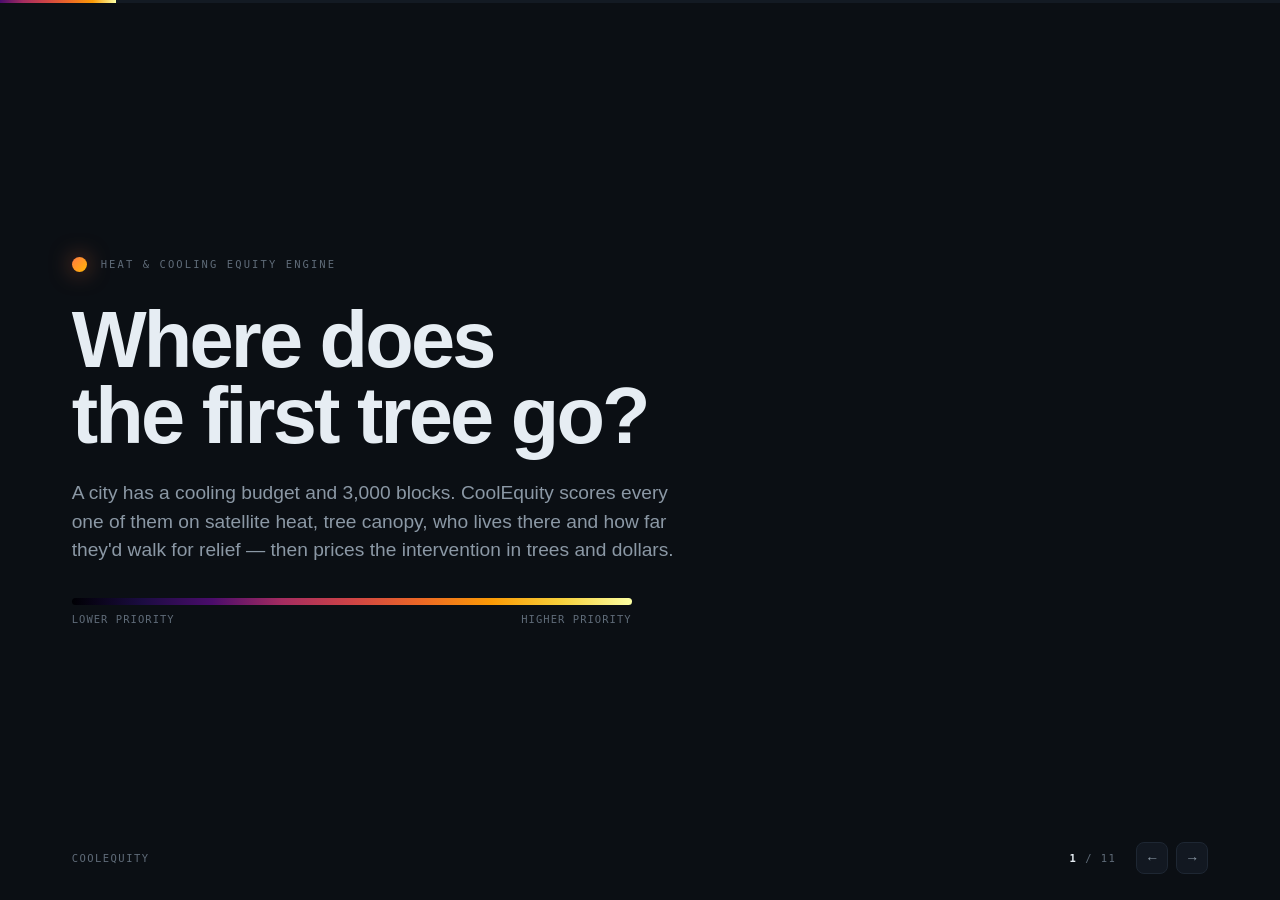
<file: docs/archive/deck/index.html>
<!DOCTYPE html>
<html lang="en">
<head>
<meta charset="utf-8"/>
<meta name="viewport" content="width=device-width, initial-scale=1"/>
<title>CoolEquity — pitch deck</title>
</head>
<body>
<style>
  /* CoolEquity pitch deck — palette and tokens inherited from app/index.html
     so the deck reads as an extension of the product, not a wrapper around it. */
  :root{
    --bg:#0b0f14; --panel:#121821; --panel2:#0f141b; --edge:#1e2733; --edge2:#2b3746;
    --txt:#e6edf3; --muted:#8b98a5; --muted2:#5f6b78;
    --accent:#ff7a45; --accent2:#ffb703; --good:#4cc9a4;
    /* inferno, the colormap the map itself uses */
    --i1:#1b0c41; --i2:#4a0c6b; --i3:#a52c60; --i4:#cf4446; --i5:#ed6925; --i6:#fb9b06; --i7:#f7d13d; --i8:#fcffa4;
    /* HOLC grades — Mapping Inequality's own colours */
    --holcA:#6ea966; --holcB:#6a9fb5; --holcC:#c9b458; --holcD:#c0603f;

    --display:-apple-system,BlinkMacSystemFont,"Segoe UI",Helvetica,Arial,sans-serif;
    --mono:ui-monospace,SFMono-Regular,"SF Mono",Menlo,Consolas,monospace;

    --t-display:clamp(38px,6.2vw,88px);
    --t-h:clamp(26px,3.5vw,50px);
    --t-stat:clamp(32px,4.4vw,64px);
    --t-lead:clamp(16px,1.5vw,23px);
    --t-body:clamp(13px,1.1vw,17px);
    --t-mono:clamp(10px,.82vw,13px);
  }

  *{box-sizing:border-box}
  html,body{margin:0;height:100%;overflow:hidden;background:var(--bg)}
  body{
    font-family:var(--display); color:var(--txt);
    -webkit-font-smoothing:antialiased;
  }

  .deck{position:fixed;inset:0;overflow:hidden}

  /* progress rail — the priority ramp, doing double duty */
  .rail{position:absolute;top:0;left:0;right:0;height:3px;background:#131a23;z-index:20}
  .rail-fill{
    height:100%;width:0;
    background:linear-gradient(90deg,var(--i2),var(--i3),var(--i4),var(--i5),var(--i6),var(--i8));
    transition:width .45s cubic-bezier(.2,.8,.2,1);
  }

  .slide{
    position:absolute;inset:0;
    display:grid;align-content:center;justify-items:start;
    padding:clamp(38px,5.6vw,92px);
    padding-bottom:clamp(70px,7vw,110px);
    gap:clamp(14px,1.5vw,22px);
    opacity:0;visibility:hidden;
    transform:translateY(10px);
    transition:opacity .38s ease,transform .38s cubic-bezier(.2,.8,.2,1),visibility .38s;
  }
  .slide.on{opacity:1;visibility:visible;transform:none}

  .wrap{width:min(1180px,100%)}

  .eyebrow{
    font-family:var(--mono);font-size:var(--t-mono);
    text-transform:uppercase;letter-spacing:.16em;
    color:var(--accent);margin:0 0 clamp(12px,1.4vw,20px);
    display:flex;align-items:center;gap:11px;
  }
  .eyebrow::before{content:"";width:22px;height:1px;background:var(--accent);opacity:.6;flex:none}
  .eyebrow.plain::before{display:none}

  h1{
    font-size:var(--t-display);line-height:.95;letter-spacing:-.035em;
    font-weight:800;margin:0;text-wrap:balance;
  }
  h2{
    font-size:var(--t-h);line-height:1.06;letter-spacing:-.025em;
    font-weight:750;margin:0;text-wrap:balance;max-width:20ch;
  }
  .lead{
    font-size:var(--t-lead);line-height:1.5;color:var(--muted);
    margin:0;max-width:58ch;font-weight:400;
  }
  .lead strong{color:var(--txt);font-weight:600}
  .body{font-size:var(--t-body);line-height:1.6;color:var(--muted);margin:0;max-width:62ch}
  .body strong{color:var(--txt);font-weight:600}
  .accent{color:var(--accent)}
  .amber{color:var(--accent2)}
  .good{color:var(--good)}
  .num{font-variant-numeric:tabular-nums}

  /* ---- title slide ---- */
  .title-mark{display:flex;align-items:center;gap:14px;margin-bottom:clamp(20px,2.4vw,34px)}
  .dot{
    width:15px;height:15px;border-radius:50%;flex:none;
    background:linear-gradient(135deg,var(--accent),var(--accent2));
    box-shadow:0 0 22px rgba(255,122,69,.55);
  }
  .title-mark span{font-family:var(--mono);font-size:var(--t-mono);letter-spacing:.2em;text-transform:uppercase;color:var(--muted2)}
  .ramp{
    height:7px;border-radius:4px;width:min(560px,100%);
    background:linear-gradient(90deg,#000004,var(--i1),var(--i2),var(--i3),var(--i4),var(--i5),var(--i6),var(--i7),var(--i8));
    margin-top:clamp(22px,2.6vw,36px);
  }
  .ramp-key{
    display:flex;justify-content:space-between;width:min(560px,100%);
    font-family:var(--mono);font-size:var(--t-mono);color:var(--muted2);
    letter-spacing:.1em;text-transform:uppercase;margin-top:8px;
  }

  /* ---- stat rows ---- */
  .stats{display:flex;flex-wrap:wrap;gap:clamp(26px,4vw,64px);margin-top:clamp(10px,1.4vw,20px)}
  .stat .v{font-size:var(--t-stat);font-weight:800;letter-spacing:-.035em;line-height:1;font-variant-numeric:tabular-nums}
  .stat .k{
    font-family:var(--mono);font-size:var(--t-mono);color:var(--muted2);
    text-transform:uppercase;letter-spacing:.13em;margin-top:9px;max-width:22ch;line-height:1.45;
  }

  /* ---- cards ---- */
  .grid{display:grid;gap:clamp(10px,1.1vw,16px);width:100%}
  .g2{grid-template-columns:repeat(2,1fr)}
  .g3{grid-template-columns:repeat(3,1fr)}
  .card{
    background:linear-gradient(180deg,var(--panel),var(--panel2));
    border:1px solid var(--edge);border-radius:12px;
    padding:clamp(14px,1.5vw,22px);
    display:flex;flex-direction:column;gap:7px;
  }
  .card .ct{font-family:var(--mono);font-size:var(--t-mono);text-transform:uppercase;letter-spacing:.13em;color:var(--accent)}
  .card .cv{font-size:var(--t-body);line-height:1.5;color:var(--txt);font-weight:600}
  .card .cs{font-size:var(--t-body);line-height:1.5;color:var(--muted)}

  /* ---- data table ---- */
  .tbl-wrap{width:100%;overflow-x:auto}
  table{border-collapse:collapse;width:100%;font-variant-numeric:tabular-nums}
  th{
    font-family:var(--mono);font-size:var(--t-mono);font-weight:500;
    text-transform:uppercase;letter-spacing:.13em;color:var(--muted2);
    text-align:right;padding:0 0 12px;border-bottom:1px solid var(--edge2);white-space:nowrap;
  }
  th:first-child,td:first-child{text-align:left}
  td{
    font-size:clamp(14px,1.45vw,22px);font-weight:600;
    padding:clamp(9px,1vw,15px) 0;border-bottom:1px solid var(--edge);
    text-align:right;white-space:nowrap;
  }
  td:first-child{font-weight:700}
  tr:last-child td{border-bottom:none}
  .swatch{
    display:inline-flex;align-items:center;justify-content:center;
    width:26px;height:26px;border-radius:6px;margin-right:12px;
    font-size:13px;font-weight:800;color:#0b0f14;vertical-align:middle;
  }
  .cell{display:inline-flex;flex-direction:column;align-items:flex-end;gap:5px}
  .bar{height:3px;border-radius:2px;width:64px}

  /* ---- callout ---- */
  .callout{
    border-left:2px solid var(--accent);padding:2px 0 2px 18px;
    font-size:var(--t-lead);line-height:1.5;color:var(--txt);max-width:56ch;font-weight:500;
  }
  .callout .q{color:var(--muted);font-weight:400}

  /* ---- limits list ---- */
  /* cap the measure — at full deck width these lines hit ~130 characters,
     which is unreadable from a seat in the third row */
  .limits{display:flex;flex-direction:column;gap:clamp(11px,1.2vw,18px);width:100%;max-width:900px}
  .limit{display:grid;grid-template-columns:auto 1fr;gap:14px;align-items:baseline}
  .limit .tag{
    font-family:var(--mono);font-size:var(--t-mono);text-transform:uppercase;letter-spacing:.11em;
    color:var(--accent2);border:1px solid #47340f;background:#1c1509;
    border-radius:20px;padding:3px 10px;white-space:nowrap;
  }
  .limit .tag.ok{color:var(--good);border-color:#1c4a3c;background:#0a1a15}
  .limit p{margin:0;font-size:var(--t-body);line-height:1.55;color:var(--muted)}
  .limit p strong{color:var(--txt);font-weight:600}

  /* ---- pipeline ---- */
  .flow{display:flex;flex-wrap:wrap;align-items:stretch;gap:9px;width:100%}
  .step{
    flex:1 1 150px;background:var(--panel2);border:1px solid var(--edge);
    border-top:2px solid var(--stepc,var(--accent));
    border-radius:10px;padding:clamp(11px,1.2vw,17px);
    display:flex;flex-direction:column;gap:6px;
  }
  .step .sn{font-family:var(--mono);font-size:var(--t-mono);color:var(--muted2);letter-spacing:.13em}
  .step .sh{font-size:var(--t-body);font-weight:700;color:var(--txt);line-height:1.3}
  .step .sd{font-size:calc(var(--t-body) * .92);color:var(--muted);line-height:1.45}

  /* ---- formula ---- */
  .formula{
    font-family:var(--mono);font-size:clamp(12px,1.15vw,18px);line-height:2;
    background:var(--panel2);border:1px solid var(--edge);border-radius:12px;
    padding:clamp(16px,1.8vw,26px);width:100%;overflow-x:auto;color:var(--muted);
  }
  .formula b{color:var(--txt);font-weight:700}
  .formula .w{color:var(--accent);font-weight:700}

  /* ---- hud ---- */
  .hud{
    position:absolute;left:0;right:0;bottom:0;z-index:20;
    display:flex;align-items:center;justify-content:space-between;
    padding:clamp(16px,2vw,30px) clamp(38px,5.6vw,92px);
    font-family:var(--mono);font-size:var(--t-mono);
    letter-spacing:.14em;text-transform:uppercase;color:var(--muted2);
    pointer-events:none;
  }
  .hud b{color:var(--txt);font-weight:600}
  .nav{display:flex;gap:8px;pointer-events:auto}
  .nav button{
    width:32px;height:32px;border-radius:8px;cursor:pointer;
    background:var(--panel);border:1px solid var(--edge);color:var(--muted);
    font-size:14px;line-height:1;transition:.15s;
  }
  .nav button:hover{border-color:var(--accent);color:var(--txt)}
  .nav button:focus-visible{outline:2px solid var(--accent);outline-offset:2px}

  @media (prefers-reduced-motion:reduce){
    .slide,.rail-fill{transition:none}
  }
  @media (max-width:720px){
    .g2,.g3{grid-template-columns:1fr}
    h2{max-width:none}
  }
</style>

<div class="deck">
  <div class="rail"><div class="rail-fill" id="railFill"></div></div>

  <!-- 1 ............................................................. -->
  <section class="slide on">
    <div class="wrap">
      <div class="title-mark"><span class="dot"></span><span>Heat &amp; cooling equity engine</span></div>
      <h1>Where does<br/>the first tree go?</h1>
      <p class="lead" style="margin-top:clamp(18px,2vw,28px)">
        A city has a cooling budget and 3,000 blocks. CoolEquity scores every one of
        them on satellite heat, tree canopy, who lives there and how far they'd walk
        for relief — then prices the intervention in trees and dollars.
      </p>
      <div class="ramp"></div>
      <div class="ramp-key"><span>Lower priority</span><span>Higher priority</span></div>
    </div>
  </section>

  <!-- 2 ............................................................. -->
  <section class="slide">
    <div class="wrap">
      <p class="eyebrow">The problem</p>
      <h2>Heat is the deadliest weather hazard, and the least evenly distributed.</h2>
      <div class="stats">
        <div class="stat">
          <div class="v accent num">489,000</div>
          <div class="k">heat deaths per year, globally</div>
        </div>
        <div class="stat">
          <div class="v num">6.7 °C</div>
          <div class="k">gap between LA's coolest and hottest graded neighbourhoods</div>
        </div>
        <div class="stat">
          <div class="v num">3 %</div>
          <div class="k">tree canopy in the city's highest-priority block</div>
        </div>
      </div>
      <p class="body" style="margin-top:clamp(20px,2.2vw,32px)">
        Cities already fund shade, cooling centres and canopy programmes. What they
        lack is a defensible way to decide <strong>which block goes first</strong> —
        and the ability to show a council why.
      </p>
    </div>
  </section>

  <!-- 3 ............................................................. -->
  <section class="slide">
    <div class="wrap">
      <p class="eyebrow">What it is</p>
      <h2>Every block in Los Angeles, scored and ranked.</h2>
      <div class="stats">
        <div class="stat"><div class="v num">3,008</div><div class="k">hexagons · H3 res-8 · 0.82 km² each</div></div>
        <div class="stat"><div class="v num">6.5 M</div><div class="k">residents covered</div></div>
        <div class="stat"><div class="v num">645</div><div class="k">cooling sites from OpenStreetMap</div></div>
        <div class="stat"><div class="v num">0</div><div class="k">hand-drawn boundaries</div></div>
      </div>
      <p class="body" style="margin-top:clamp(20px,2.2vw,32px)">
        Not a static map — an interactive tool. Six data layers, a redlining overlay,
        a cooling-access layer, a ranked priority list, and a per-block intervention
        calculator. It runs entirely on static files, so it works with no network at all.
      </p>
    </div>
  </section>

  <!-- 4 ............................................................. -->
  <section class="slide">
    <div class="wrap">
      <p class="eyebrow">The pipeline</p>
      <h2 style="margin-bottom:clamp(18px,2vw,28px)">Five steps, all reproducible.</h2>
      <div class="flow">
        <div class="step" style="--stepc:var(--i2)">
          <div class="sn">01</div><div class="sh">Grid</div>
          <div class="sd">H3 res-8 tessellation over the city bbox. Uber's hex index — equal-area, no census geography.</div>
        </div>
        <div class="step" style="--stepc:var(--i4)">
          <div class="sn">02</div><div class="sh">Satellite</div>
          <div class="sd">Landsat 8/9 ST_B10 thermal → °C, and Sentinel-2 NDVI. Summer 2023 medians via Planetary Computer.</div>
        </div>
        <div class="step" style="--stepc:var(--i5)">
          <div class="sn">03</div><div class="sh">Census</div>
          <div class="sd">ACS 2023 block groups — population, age 65+, income — area-weighted into hexes.</div>
        </div>
        <div class="step" style="--stepc:var(--i6)">
          <div class="sn">04</div><div class="sh">Overlays</div>
          <div class="sd">HOLC grades by majority overlap; cooling sites via Overpass; walk time to nearest relief.</div>
        </div>
        <div class="step" style="--stepc:var(--i8)">
          <div class="sn">05</div><div class="sh">Score</div>
          <div class="sd">Normalise, weight, rank. Writes the GeoJSON the front end reads.</div>
        </div>
      </div>
      <p class="body" style="margin-top:clamp(18px,2vw,26px)">
        Every source is open and every step is cached, so the whole thing rebuilds from
        a bounding box and an API key.
      </p>
    </div>
  </section>

  <!-- 5 ............................................................. -->
  <section class="slide">
    <div class="wrap">
      <p class="eyebrow">The score</p>
      <h2 style="margin-bottom:clamp(16px,1.8vw,26px)">Weighted, transparent, and normalised inside the city.</h2>
      <div class="formula">
        <b>base_risk</b> = <span class="w">0.35</span>·heat + <span class="w">0.25</span>·(1−canopy) + <span class="w">0.25</span>·(1−ac_access) + <span class="w">0.15</span>·age65<br/>
        <b>priority</b>&nbsp; = base_risk × (0.55 + 0.45 · population)<br/>
        <b>score</b>&nbsp;&nbsp;&nbsp; = 100 × minmax(priority)
      </div>
      <p class="body" style="margin-top:clamp(16px,1.8vw,24px)">
        Normalising <strong>within the city</strong> is what makes the engine portable.
        44 °C is an ordinary afternoon in Phoenix and an emergency in Seattle — a globally
        fixed threshold would be wrong in both. Weights live in one config file, so when a
        judge or a city asks "why 35%?", the answer is editable in a line.
      </p>
    </div>
  </section>

  <!-- 6 ............................................................. -->
  <section class="slide">
    <div class="wrap">
      <p class="eyebrow">The finding</p>
      <h2 style="margin-bottom:clamp(14px,1.6vw,22px)">1930s redlining still reads on a thermal satellite.</h2>
      <div class="tbl-wrap">
        <table>
          <thead>
            <tr><th>HOLC grade</th><th>Hexes</th><th>Mean surface temp</th><th>Mean canopy</th><th>Walk to relief</th><th>Mean score</th></tr>
          </thead>
          <tbody>
            <tr>
              <td><span class="swatch" style="background:var(--holcA)">A</span>"Best"</td>
              <td class="num">136</td>
              <td><span class="cell">38.7 °C<span class="bar" style="background:var(--i2);width:18px"></span></span></td>
              <td><span class="cell">26.0 %<span class="bar" style="background:var(--good);width:56px"></span></span></td>
              <td class="num">20.3 min</td><td class="num">24.4</td>
            </tr>
            <tr>
              <td><span class="swatch" style="background:var(--holcB)">B</span>"Desirable"</td>
              <td class="num">200</td>
              <td><span class="cell">42.7 °C<span class="bar" style="background:var(--i3);width:43px"></span></span></td>
              <td><span class="cell">18.5 %<span class="bar" style="background:var(--good);width:40px"></span></span></td>
              <td class="num">14.3 min</td><td class="num">38.4</td>
            </tr>
            <tr>
              <td><span class="swatch" style="background:var(--holcC)">C</span>"Declining"</td>
              <td class="num">450</td>
              <td><span class="cell">45.1 °C<span class="bar" style="background:var(--i5);width:58px"></span></span></td>
              <td><span class="cell">12.2 %<span class="bar" style="background:var(--good);width:26px"></span></span></td>
              <td class="num">13.2 min</td><td class="num">52.0</td>
            </tr>
            <tr>
              <td><span class="swatch" style="background:var(--holcD)">D</span>"Hazardous"</td>
              <td class="num">260</td>
              <td><span class="cell">45.4 °C<span class="bar" style="background:var(--i6);width:60px"></span></span></td>
              <td><span class="cell">9.4 %<span class="bar" style="background:var(--good);width:20px"></span></span></td>
              <td class="num">12.2 min</td><td class="num">54.1</td>
            </tr>
          </tbody>
        </table>
      </div>
      <p class="body" style="margin-top:clamp(16px,1.8vw,24px)">
        Monotonic across all four grades: <strong class="accent">+6.7 °C</strong> from A to D,
        and roughly <strong>a third of the tree canopy</strong>. Ninety years after the
        lending maps were drawn.
      </p>
    </div>
  </section>

  <!-- 7 ............................................................. -->
  <section class="slide">
    <div class="wrap">
      <p class="eyebrow">Where we corrected ourselves</p>
      <h2>The obvious next claim was wrong, so we dropped it.</h2>
      <div class="callout" style="margin-top:clamp(16px,1.8vw,26px)">
        <span class="q">We expected:</span> redlined areas are also farther from relief.<br/>
        <span class="q">The data says:</span> they are <strong class="accent">closer</strong> —
        12.2 minutes versus 20.3.
      </div>
      <p class="body" style="margin-top:clamp(16px,1.8vw,26px)">
        Dense inner-city neighbourhoods have libraries and community centres; leafy
        low-density suburbs don't. So in Los Angeles the redlining signal is
        <strong>heat and missing shade — not distance to relief</strong>.
      </p>
      <p class="body" style="margin-top:12px">
        It would have been an easier story to leave in. It also would have been false,
        and visible as false on our own access layer while we said it.
      </p>
    </div>
  </section>

  <!-- 8 ............................................................. -->
  <section class="slide">
    <div class="wrap">
      <p class="eyebrow">Validation</p>
      <h2>Shade is doing the work — not the coastline.</h2>
      <div class="stats">
        <div class="stat"><div class="v accent num">−0.61</div><div class="k">heat vs canopy, across 3,008 populated hexes</div></div>
        <div class="stat"><div class="v num">−0.58</div><div class="k">after partialling out a quadratic spatial trend</div></div>
        <div class="stat"><div class="v num">−0.35→−0.69</div><div class="k">range within individual longitude bands</div></div>
      </div>
      <p class="body" style="margin-top:clamp(20px,2.2vw,30px)">
        LA cools and greens toward the ocean, so a raw correlation could be pure geography.
        Splitting by longitude and removing a quadratic lon/lat trend both leave the
        relationship intact. We also <strong>dropped 478 uninhabited hexes</strong> — open
        ocean reads 18 °C with zero vegetation and would have inverted the headline result.
      </p>
    </div>
  </section>

  <!-- 9 ............................................................. -->
  <section class="slide">
    <div class="wrap">
      <p class="eyebrow">The product</p>
      <h2 style="margin-bottom:clamp(16px,1.8vw,24px)">Priority #1: Westlake — and what it costs to fix.</h2>
      <div class="grid g3">
        <div class="card"><div class="ct">Today</div><div class="cv num" style="font-size:var(--t-lead)">47.4 °C · 3% canopy</div><div class="cs">15,759 residents, 1,797 of them over 65</div></div>
        <div class="card"><div class="ct">Intervention</div><div class="cv num" style="font-size:var(--t-lead)">canopy 3% → 15%</div><div class="cs">≈ 2,470 trees at ~40 m² of crown each</div></div>
        <div class="card" style="border-color:#1c4a3c"><div class="ct" style="color:var(--good)">Return</div><div class="cv num good" style="font-size:var(--t-lead)">−0.36 °C · $78/resident</div><div class="cs">≈ $1.2M total, planted and maintained 3 years</div></div>
      </div>
      <p class="body" style="margin-top:clamp(18px,2vw,26px)">
        Cooling coefficient from WRI — every +10 points of canopy buys roughly −0.3 °C.
        The slider is live in the app: drag it and the trees, cost and cooling recompute
        against that hexagon's real area. <strong>At that point it stops being a map and
        becomes a line item.</strong>
      </p>
    </div>
  </section>

  <!-- 10 ............................................................ -->
  <section class="slide">
    <div class="wrap">
      <p class="eyebrow">What's measured, what's modelled</p>
      <h2 style="margin-bottom:clamp(16px,1.8vw,26px)">Stated up front, and labelled in the interface.</h2>
      <div class="limits">
        <div class="limit"><span class="tag">Modelled</span><p><strong>A/C access</strong> is derived from median income, not measured. It carries 25% of the score and is shown as <em>est.</em> in the UI — the weakest input we have.</p></div>
        <div class="limit"><span class="tag">Estimated</span><p><strong>Walk time</strong> is straight-line distance × 1.273 — that's 4/π, the expected Manhattan-to-Euclidean ratio over uniform bearings — at 4.8 km/h. Correct for a grid city; not a routed street network.</p></div>
        <div class="limit"><span class="tag">Proxy</span><p><strong>Canopy</strong> is NDVI 0.05–0.65 scaled to 0–45%. Vegetation cover, not strictly tree crown.</p></div>
        <div class="limit"><span class="tag ok">Measured</span><p><strong>Surface temperature, population, age and cooling-site locations</strong> are observed data — Landsat thermal, ACS, OpenStreetMap.</p></div>
      </div>
    </div>
  </section>

  <!-- 11 ............................................................ -->
  <section class="slide">
    <div class="wrap">
      <p class="eyebrow">Why it matters</p>
      <h1 style="font-size:var(--t-h);max-width:22ch">Every input but one is global.</h1>
      <p class="lead" style="margin-top:clamp(16px,1.8vw,26px)">
        Landsat, Sentinel-2, OpenStreetMap and gridded population exist for every city on
        Earth. Only the redlining overlay is US-specific — and it's an optional layer, not
        an input to the score. Point the pipeline at a new bounding box and it answers the
        same question.
      </p>
      <div class="grid g2" style="margin-top:clamp(20px,2.2vw,30px)">
        <div class="card"><div class="ct">The ask</div><div class="cs">A city, a bounding box, and an afternoon of compute.</div></div>
        <div class="card"><div class="ct">The output</div><div class="cs">A ranked list of blocks, and the price of cooling each one.</div></div>
      </div>
      <div class="ramp" style="margin-top:clamp(24px,2.8vw,38px)"></div>
      <p class="body" style="margin-top:14px;color:var(--muted2)">
        Landsat 8/9 · Sentinel-2 · Planetary Computer · US Census ACS · OpenStreetMap ·
        Univ. of Richmond <em>Mapping Inequality</em> · WRI tree-cooling coefficients · H3
      </p>
    </div>
  </section>

  <footer class="hud">
    <span>CoolEquity</span>
    <div style="display:flex;align-items:center;gap:20px">
      <span><b id="cur">1</b> / <span id="tot">11</span></span>
      <span class="nav">
        <button id="prev" aria-label="Previous slide">←</button>
        <button id="next" aria-label="Next slide">→</button>
      </span>
    </div>
  </footer>
</div>

<script>
  (function(){
    var slides = Array.prototype.slice.call(document.querySelectorAll('.slide'));
    var i = 0;
    var railFill = document.getElementById('railFill');
    var cur = document.getElementById('cur');
    document.getElementById('tot').textContent = slides.length;

    function show(n){
      i = Math.max(0, Math.min(slides.length - 1, n));
      slides.forEach(function(s, k){ s.classList.toggle('on', k === i); });
      railFill.style.width = ((i + 1) / slides.length * 100) + '%';
      cur.textContent = i + 1;
    }
    function next(){ show(i + 1); }
    function prev(){ show(i - 1); }

    document.getElementById('next').addEventListener('click', next);
    document.getElementById('prev').addEventListener('click', prev);

    document.addEventListener('keydown', function(e){
      if (e.key === 'ArrowRight' || e.key === 'PageDown' || e.key === ' ') { e.preventDefault(); next(); }
      else if (e.key === 'ArrowLeft' || e.key === 'PageUp') { e.preventDefault(); prev(); }
      else if (e.key === 'Home') { show(0); }
      else if (e.key === 'End') { show(slides.length - 1); }
    });

    // tap/click anywhere on the slide area advances; useful on a trackpad mid-pitch
    document.querySelector('.deck').addEventListener('click', function(e){
      if (e.target.closest('.nav')) return;
      next();
    });

    show(0);
  })();
</script>
</body>
</html>
</file>
